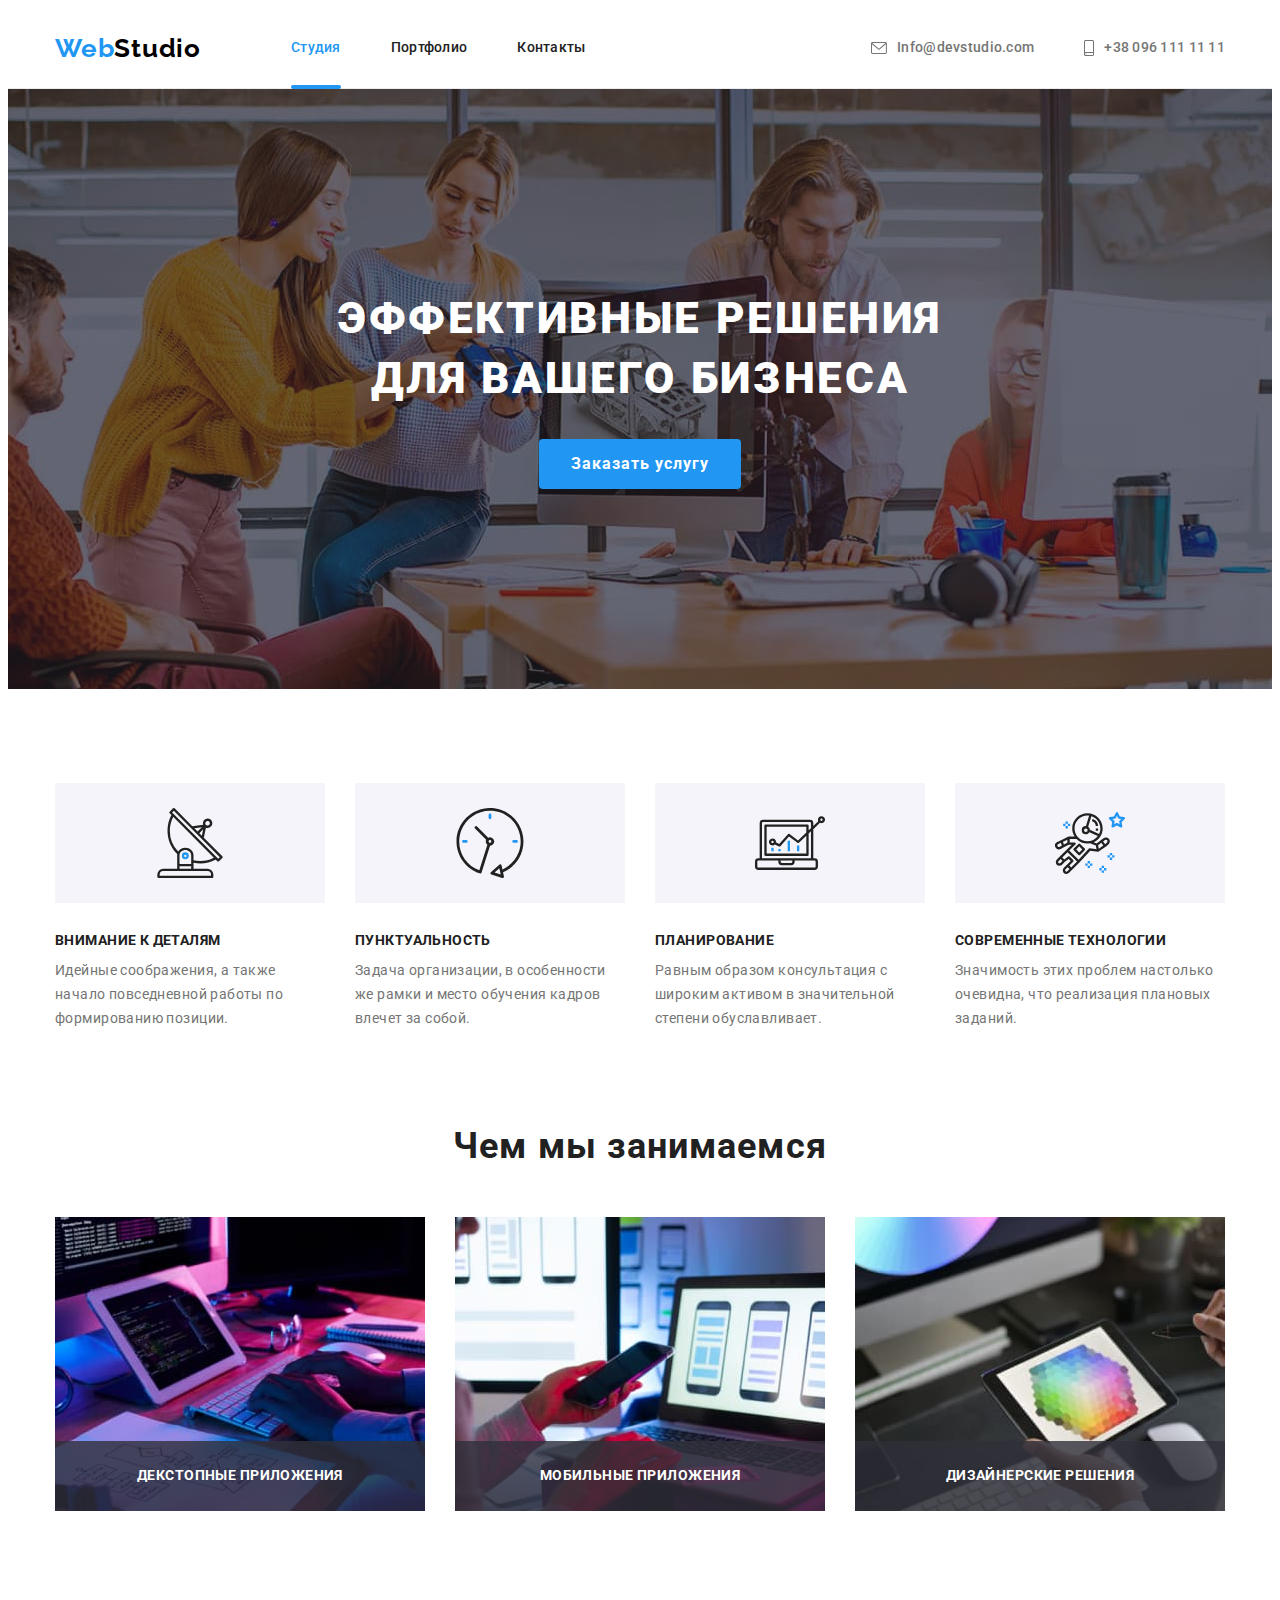
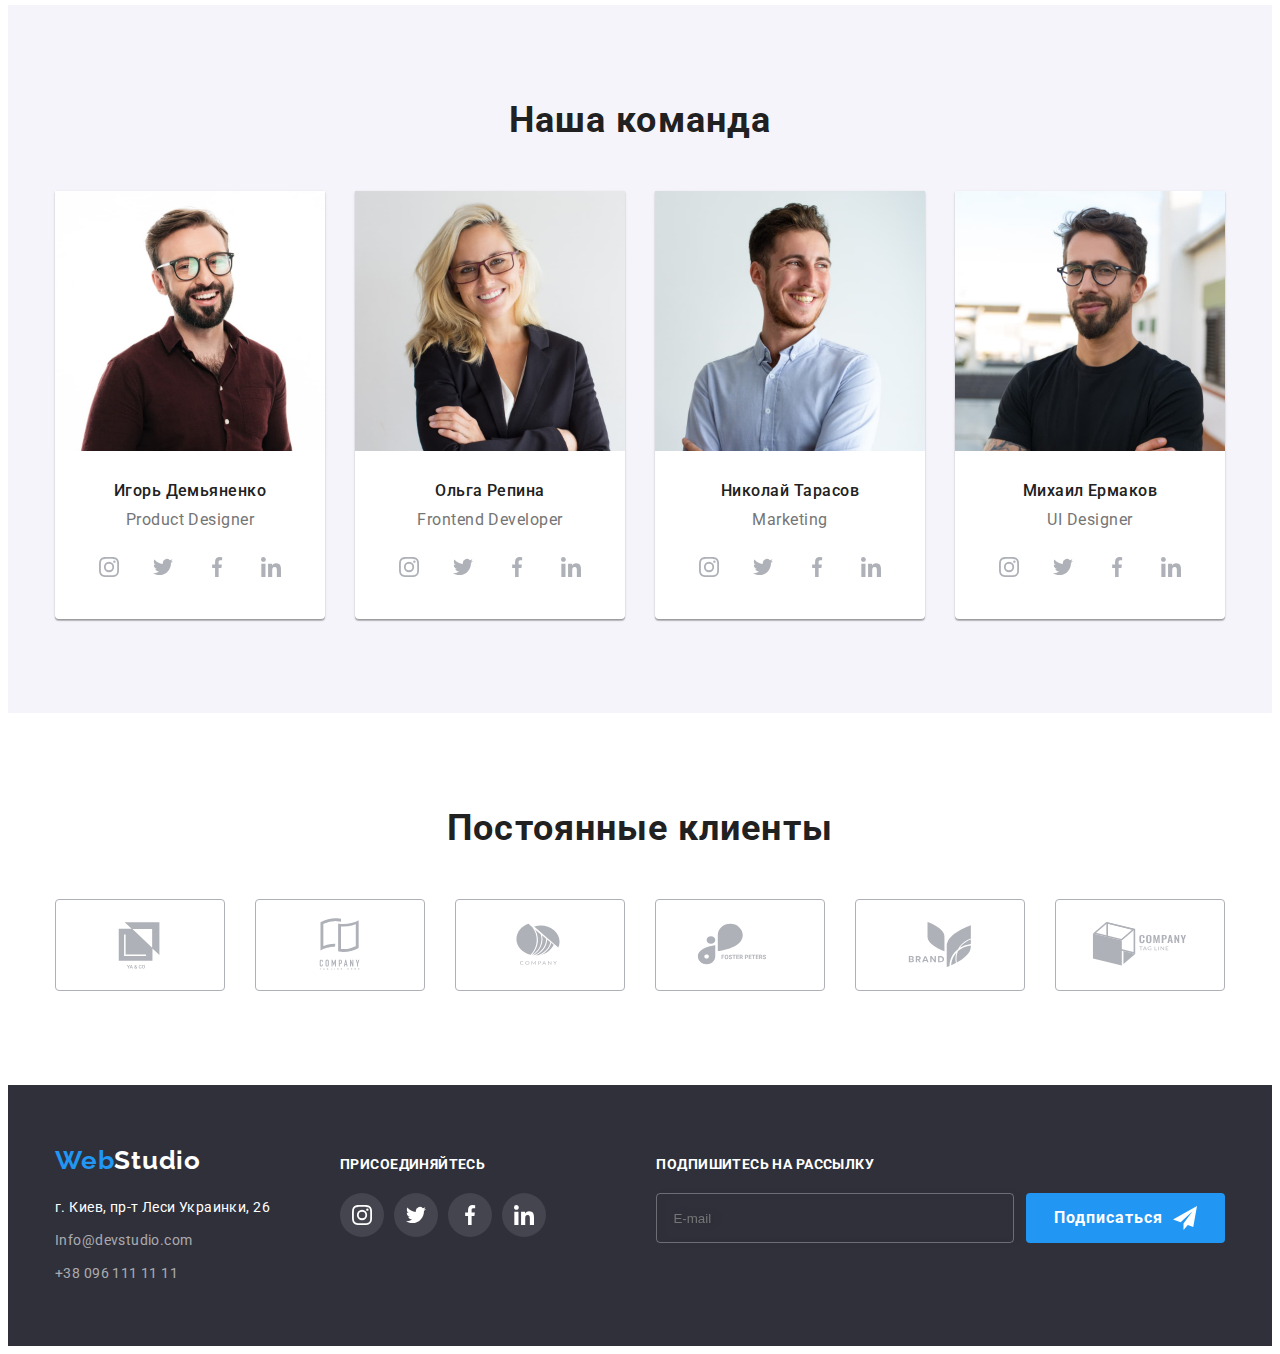
<file: index.html>
<!DOCTYPE html>
<html lang="ru">

<head>
    <meta charset="UTF-8">
    <meta http-equiv="X-UA-Compatible" content="IE=edge" />
    <meta name="viewport" content="width=device-width, initial-scale=1.0" />
    <title>Web Studio</title>
    <link rel="preconnect" href="https://fonts.googleapis.com" />
    <link rel="preconnect" href="https://fonts.gstatic.com" crossorigin />
    <link
        href="https://fonts.googleapis.com/css2?family=Raleway:wght@700&family=Roboto:wght@400;500;700;900&display=swap"
        rel="stylesheet" />
    <link rel="stylesheet" href="https://cdnjs.cloudflare.com/ajax/libs/modern-normalize/1.1.0/modern-normalize.min.css"
        integrity="sha512-wpPYUAdjBVSE4KJnH1VR1HeZfpl1ub8YT/NKx4PuQ5NmX2tKuGu6U/JRp5y+Y8XG2tV+wKQpNHVUX03MfMFn9Q=="
        crossorigin="anonymous" referrerpolicy="no-referrer" />

    <link rel="stylesheet" href="./css/main.min.css" />
</head>

<body>
    <!--Header-->
    <header class="header">
        <div class="header-container">
            <nav class="header-nav">
                <a href="" class="logo header-nav__logo"><span class="logo__span">Web</span>Studio</a>
                <ul class="header-list">
                    <li class="header-list__item">
                        <a class="header-list__link current" href="./index.html">Студия</a>
                    </li>
                    <li class="header-list__item">
                        <a class="header-list__link" href="./porfolio.html">Портфолио</a>
                    </li>
                    <li class="header-list__item">
                        <a class="header-list__link" href="">Контакты</a>
                    </li>
                </ul>
            </nav>

            <ul class="header-contakt header-container__contakt">
                <li class="header-contakt__item">
                    <a class="header-contakt__link" href="mailto:info@devstudio.com">
                        <svg class="header-svg" width="16px" height="12px">
                            <use href="./images/symbol-defs.svg#icon-envelope">
                            </use>
                        </svg>
                        Info@devstudio.com
                    </a>
                </li>
                <li class="header-contakt__item"><a class="header-contakt__link phone" href="tel:+380961111111">
                        <svg class="header-svg" width="10px" height="16px">
                            <use href="./images/symbol-defs.svg#icon-smartphone">
                            </use>
                        </svg>

                        +38 096 111 11 11</a></li>
            </ul>
        </div>
    </header>
    <!--Main-->
    <main class="main">
        <!--Heroy-->
        <section class="heroy">
            <div class="heroy-container">
                <h1 class="heroy__title">эффективные решения для вашего бизнеса</h1>
                <button data-modal-open class="main-button" type="button">Заказать услугу</button>
            </div>
        </section>
        <!--Zest-->
        <section class="zest">
            <div class="zest__contaainer">
                <h2 class="zest__title" hidden>описание изюминок студии</h2>
                <ul class="zest-list">
                    <li class="zest-list__item">
                        <div class="zest-list__icon">
                            <svg width="70px" height="70px">
                                <use href="./images/symbol-defs.svg#icon-antenna-1">
                                </use>
                            </svg>
                        </div>
                        <h3 class="zest__subtitle">внимание к деталям</h3>
                        <p class="zest__text">Идейные соображения, а также начало повседневной работы по формированию
                            позиции.
                        </p>
                    </li>
                    <li class="zest-list__item">
                        <div class="zest-list__icon">
                            <svg width="70px" height="70px">
                                <use href="./images/symbol-defs.svg#icon-clock-1">
                                </use>
                            </svg>
                        </div>
                        <h3 class="zest__subtitle">пунктуальность</h3>
                        <p class="zest__text">Задача организации, в особенности же рамки и место обучения кадров влечет
                            за
                            собой.</p>
                    </li>
                    <li class="zest-list__item">
                        <div class="zest-list__icon">
                            <svg width="70px" height="70px">
                                <use href="./images/symbol-defs.svg#icon-diagram-1">
                                </use>
                            </svg>
                        </div>
                        <h3 class="zest__subtitle">планирование</h3>
                        <p class="zest__text">Равным образом консультация с широким активом в значительной степени
                            обуславливает.</p>
                    </li>
                    <li class="zest-list__item">
                        <div class="zest-list__icon">
                            <svg width="70px" height="70px">
                                <use href="./images/symbol-defs.svg#icon-astronaut-1">
                                </use>
                            </svg>
                        </div>
                        <h3 class="zest__subtitle">современные технологии</h3>
                        <p class="zest__text">Значимость этих проблем настолько очевидна, что реализация плановых
                            заданий.
                        </p>
                    </li>
                </ul>
            </div>
        </section>
        <!--About-->
        <section class="about">
            <div class="about__container">
                <h2 class="about__title">Чем мы занимаемся</h2>
                <ul class="about-list">
                    <li class="about-list__item">
                        <div class="about-signature"><img src="./images/about-img-1.jpg" alt="разработка сайта"
                                width="370" height="294">
                            <p class="about-signature__text">ДЕКСТОПНЫЕ ПРИЛОЖЕНИЯ</p>
                        </div>
                    </li>
                    <li class="about-list__item">
                        <div class="about-signature"><img src="./images/about-img-2.jpg" alt="оптимизация для телефонов"
                                width="370" height="294">
                            <p class="about-signature__text">МОБИЛЬНЫЕ ПРИЛОЖЕНИЯ</p>
                        </div>
                    </li>
                    <li class="about-list__item">
                        <div class="about-signature"><img src="./images/about-img-3.jpg" alt="оптимизация для планшетов"
                                width="370" height="294">
                            <p class="about-signature__text">ДИЗАЙНЕРСКИЕ РЕШЕНИЯ</p>
                        </div>
                    </li>
                </ul>
            </div>
        </section>
        <!--Our team-->
        <section class="team">
            <div class="team__container">
                <h2 class="team__title">Наша команда</h2>
                <ul class="team-list">
                    <li class="team-list__item">
                        <img class="team-img" src="./images/team-img-1.jpg" alt="Игорь Демьяненко" width="270"
                            height="260">
                        <div class="team-name">
                            <h3 class="team-name__title">Игорь Демьяненко</h3>
                            <p class="team-name__text">Product Designer</p>
                            <ul class="soc-list">
                                <li class="soc-list__item">
                                    <a href="" class="soc-link">
                                        <svg class="svg-soc" width="20px" height="20px">
                                            <use href="./images/symbol-defs.svg#icon-instagram" class="svg-soc-icon">
                                            </use>
                                        </svg>
                                    </a>
                                </li>
                                <li class="soc-list__item">
                                    <a href="" class="soc-link">
                                        <svg class="svg-soc" width="20px" height="20px">
                                            <use href="./images/symbol-defs.svg#icon-twitter" class="svg-soc-icon">
                                            </use>
                                        </svg>
                                    </a>
                                </li>
                                <li class="soc-list__item">
                                    <a href="" class="soc-link">
                                        <svg class="svg-soc" width="20px" height="20px">
                                            <use href="./images/symbol-defs.svg#icon-facebook" class="svg-soc-icon">
                                            </use>
                                        </svg>
                                    </a>
                                </li>
                                <li class="soc-list__item">
                                    <a href="" class="soc-link">
                                        <svg class="svg-soc" width="20px" height="20px">
                                            <use href="./images/symbol-defs.svg#icon-linkedin" class="svg-soc-icon">
                                            </use>
                                        </svg>
                                    </a>
                                </li>
                            </ul>
                        </div>
                    </li>
                    <li class="team-list__item">
                        <img class="team-img" src="./images/team-img-2.jpg" alt="Ольга Репина" width="270" height="260">
                        <div class="team-name">
                            <h3 class="team-name__title">Ольга Репина</h3>
                            <p class="team-name__text">Frontend Developer</p>
                            <ul class="soc-list">
                                <li class="soc-list__item">
                                    <a href="" class="soc-link">
                                        <svg class="svg-soc" width="20px" height="20px">
                                            <use href="./images/symbol-defs.svg#icon-instagram" class="svg-soc-icon">
                                            </use>
                                        </svg>
                                    </a>
                                </li>
                                <li class="soc-list__item">
                                    <a href="" class="soc-link">
                                        <svg class="svg-soc" width="20px" height="20px">
                                            <use href="./images/symbol-defs.svg#icon-twitter" class="svg-soc-icon">
                                            </use>
                                        </svg>
                                    </a>
                                </li>
                                <li class="soc-list__item">
                                    <a href="" class="soc-link">
                                        <svg class="svg-soc" width="20px" height="20px">
                                            <use href="./images/symbol-defs.svg#icon-facebook" class="svg-soc-icon">
                                            </use>
                                        </svg>
                                    </a>
                                </li>
                                <li class="soc-list__item">
                                    <a href="" class="soc-link">
                                        <svg class="svg-soc" width="20px" height="20px">
                                            <use href="./images/symbol-defs.svg#icon-linkedin" class="svg-soc-icon">
                                            </use>
                                        </svg>
                                    </a>
                                </li>
                            </ul>
                        </div>
                    </li>
                    <li class="team-list__item">
                        <img class="team-img" src="./images/team-img-3.jpg" alt="Николай Тарасов" width="270"
                            height="260">
                        <div class="team-name">
                            <h3 class="team-name__title">Николай Тарасов</h3>
                            <p class="team-name__text">Marketing</p>
                            <ul class="soc-list">
                                <li class="soc-list__item">
                                    <a href="" class="soc-link">
                                        <svg class="svg-soc" width="20px" height="20px">
                                            <use href="./images/symbol-defs.svg#icon-instagram" class="svg-soc-icon">
                                            </use>
                                        </svg>
                                    </a>
                                </li>
                                <li class="soc-list__item">
                                    <a href="" class="soc-link">
                                        <svg class="svg-soc" width="20px" height="20px">
                                            <use href="./images/symbol-defs.svg#icon-twitter" class="svg-soc-icon">
                                            </use>
                                        </svg>
                                    </a>
                                </li>
                                <li class="soc-list__item">
                                    <a href="" class="soc-link">
                                        <svg class="svg-soc" width="20px" height="20px">
                                            <use href="./images/symbol-defs.svg#icon-facebook" class="svg-soc-icon">
                                            </use>
                                        </svg>
                                    </a>
                                </li>
                                <li class="soc-list__item">
                                    <a href="" class="soc-link">
                                        <svg class="svg-soc" width="20px" height="20px">
                                            <use href="./images/symbol-defs.svg#icon-linkedin" class="svg-soc-icon">
                                            </use>
                                        </svg>
                                    </a>
                                </li>
                            </ul>
                        </div>
                    </li>
                    <li class="team-list__item">
                        <img class="team-img" src="./images/team-img-4.jpg" alt="Михаил Ермаков" width="270"
                            height="260">
                        <div class="team-name">
                            <h3 class="team-name__title">Михаил Ермаков</h3>
                            <p class="team-name__text">UI Designer</p>
                            <ul class="soc-list">
                                <li class="soc-list__item">
                                    <a href="" class="soc-link">
                                        <svg class="svg-soc" width="20px" height="20px">
                                            <use href="./images/symbol-defs.svg#icon-instagram" class="svg-soc-icon">
                                            </use>
                                        </svg>
                                    </a>
                                </li>
                                <li class="soc-list__item">
                                    <a href="" class="soc-link">
                                        <svg class="svg-soc" width="20px" height="20px">
                                            <use href="./images/symbol-defs.svg#icon-twitter" class="svg-soc-icon">
                                            </use>
                                        </svg>
                                    </a>
                                </li>
                                <li class="soc-list__item">
                                    <a href="" class="soc-link">
                                        <svg class="svg-soc" width="20px" height="20px">
                                            <use href="./images/symbol-defs.svg#icon-facebook" class="svg-soc-icon">
                                            </use>
                                        </svg>
                                    </a>
                                </li>
                                <li class="soc-list__item">
                                    <a href="" class="soc-link">
                                        <svg class="svg-soc" width="20px" height="20px">
                                            <use href="./images/symbol-defs.svg#icon-linkedin" class="svg-soc-icon">
                                            </use>
                                        </svg>
                                    </a>
                                </li>
                            </ul>
                        </div>
                    </li>
                </ul>
            </div>
        </section>
        <!--Regular customers-->
        <section class="customers">
            <div class="cutomers__container">
                <h2 class="customers__title">Постоянные клиенты</h2>
                <ul class="customers-list">
                    <li class="customers-list__item">
                        <a href="" class="customers-list__link">
                            <svg class="customers-svg" width="106px" height="60px">
                                <use href="./images/symbol-defs.svg#icon-Logo-1">
                                </use>
                            </svg>
                        </a>
                    </li>
                    <li class="customers-list__item">
                        <a href="" class="customers-list__link">
                            <svg class="customers-svg" width="106px" height="60px">
                                <use href="./images/symbol-defs.svg#icon-Logo-2">
                                </use>
                            </svg>
                        </a>
                    </li>
                    <li class="customers-list__item">
                        <a href="" class="customers-list__link">
                            <svg class="customers-svg" width="106px" height="60px">
                                <use href="./images/symbol-defs.svg#icon-Logo-3">
                                </use>
                            </svg>
                        </a>
                    </li>
                    <li class="customers-list__item">
                        <a href="" class="customers-list__link">
                            <svg class="customers-svg" width="106px" height="60px">
                                <use href="./images/symbol-defs.svg#icon-Logo-4">
                                </use>
                            </svg>
                        </a>
                    </li>
                    <li class="customers-list__item">
                        <a href="" class="customers-list__link">
                            <svg class="customers-svg" width="106px" height="60px">
                                <use href="./images/symbol-defs.svg#icon-Logo-5">
                                </use>
                            </svg>
                        </a>
                    </li>
                    <li class="customers-list__item">
                        <a href="" class="customers-list__link">
                            <svg class="customers-svg" width="106px" height="60px">
                                <use href="./images/symbol-defs.svg#icon-Logo-6">
                                </use>
                            </svg>
                        </a>
                    </li>
                </ul>
            </div>
        </section>

    </main>
    <!--Footer-->
    <footer class="footer">
        <div class="footer__container">
            <div class="footer-contakt">
                <a href="" class="footer-logo"><span class="logo__span">Web</span>Studio</a>
                <address class="footer-contakt__address">
                    <ul class="footer-list">
                        <li class="footer-list__item"><a class="footer-link-adress link" href="">г. Киев, пр-т Леси
                                Украинки,
                                26</a>
                        </li>
                        <li class="footer-list__item"><a class="footer-link"
                                href="mailto:info@devstudio.com">Info@devstudio.com</a></li>
                        <li class="footer-list__item"><a class="footer-link" href="tel:+380961111111">+38 096 111 11
                                11</a>
                        </li>
                    </ul>
                </address>
            </div>
            <div class="footer-soc footer-soc__icon">
                <strong class="footer-strong">присоединяйтесь</strong>
                <ul class="footer-soclist">
                    <li class="footer-soclist__item">
                        <a href="" class="footer-soclist__link">
                            <svg class="svg-soc" width="20px" height="20px">
                                <use href="./images/symbol-defs.svg#icon-instagram" class="svg-soc-icon">
                                </use>
                            </svg>
                        </a>
                    </li>
                    <li class="footer-soclist__item">
                        <a href="" class="footer-soclist__link">
                            <svg class="svg-soc" width="20px" height="20px">
                                <use href="./images/symbol-defs.svg#icon-twitter" class="svg-soc-icon">
                                </use>
                            </svg>
                        </a>
                    </li>
                    <li class="footer-soclist__item">
                        <a href="" class="footer-soclist__link">
                            <svg class="svg-soc" width="20px" height="20px">
                                <use href="./images/symbol-defs.svg#icon-facebook" class="svg-soc-icon">
                                </use>
                            </svg>
                        </a>
                    </li>
                    <li class="footer-soclist__item">
                        <a href="" class="footer-soclist__link">
                            <svg class="svg-soc" width="20px" height="20px">
                                <use href="./images/symbol-defs.svg#icon-linkedin" class="svg-soc-icon">
                                </use>
                            </svg>
                        </a>
                    </li>
                </ul>
            </div>
            <div class="footer-subscribe footer-subscribe__container">
                <strong class="footer-strong">Подпишитесь на рассылку</strong>
                <form class="subscribe" action="#">
                    <div class="subscribe-email">
                        <label class="subscribe-label" for="email"></label>
                        <input type="email" name="email" id="email" placeholder="E-mail" class="subscribe-input" />
                        <button class="main-button main-button__subscribe" type="submit">
                            <span class="subscribe-btn-text">Подписаться</span>
                            <svg class="main-button__svg" width="24" height="24">
                                <use href="./images/symbol-defs.svg#icon-icon-send-1" class="svg-send">
                                </use>
                            </svg>
                        </button>
                    </div>
                </form>
            </div>
        </div>

    </footer>
        <!--Modal-->
    <div data-modal class="backdrop is-hidden">
        <div class="modal">
            <button data-modal-close class="close-button" type="button"><svg class="svg-modal" width="11px"
                    height="11px">
                    <use href="./images/symbol-defs.svg#icon-Vector-1"></use>
                </svg>
            </button>
            <form action="#" class="form-modal">
                <p class="modal__title">Оставьте свои данные, мы вам перезвоним</p>
                <div class="modal__form">
                    <label class="modal__label" for="user-name">Имя</label>
                    <span class="form-modal-spam">
                        <input class="form-modal-spam__input" type="text" name="user-name" id="user-name" />
                        <svg class="form-icon" width="18" height="18">
                            <use class="svg-modal" href="./images/symbol-defs.svg#icon-person-black-18dp-1-1">
                            </use>
                        </svg>
                    </span>
                </div>
                <div class="modal__form">
                    <label class="modal__label" for="tel">Телефон</label>
                    <span class="form-modal-spam">
                        <input class="form-modal-spam__input" type="tel" name="tel" id="tel" />
                        <svg class="form-icon" width="18" height="18">
                            <use class="svg-modal" href="./images/symbol-defs.svg#icon-phone-black-18dp-1-1">
                            </use>
                        </svg>
                    </span>
                </div>
                <div class="modal__form">
                    <label class="modal__label" for="user-mail">Почта</label>
                    <span class="form-modal-spam">
                        <input class="form-modal-spam__input" type="email" name="user-mail" id="user-mail" />
                        <svg class="form-icon" width="18" height="18">
                            <use class="svg-modal" href="./images/symbol-defs.svg#icon-email-black-18dp-1-1">
                            </use>
                        </svg>
                    </span>
                </div>
                <div class="modal__comment">
                    <label class="modal__label">Комментарий</label>
                    <textarea name="user-comments" id="user-comments" placeholder="Введите текст"
                        class="modal__text"></textarea>
                </div>
                <div class="checkbox">
                    <input class="modal-checkbox " type="checkbox" id="modal-checkbox" />
                    <label class="modal-checkbox__label" for="modal-checkbox">
                        <span class="modal-checkbox__link">
                            <svg class="check-icon" width="11" height="8">
                                <use class="svg-modal" href="./images/symbol-defs.svg#icon-icon-chek">
                                </use>
                            </svg>
                        </span>
                        Соглашаюсь с рассылкой и принимаю&#160;
                        <a class="check-link" href="">Условия договора</a>
                    </label>
                </div>
                <button class="modal-btn" type="submit">Отправить
                </button>
            </form>
        </div>
    </div>
    <script src="./js/modal.js"></script>


</body>

</html>
</file>
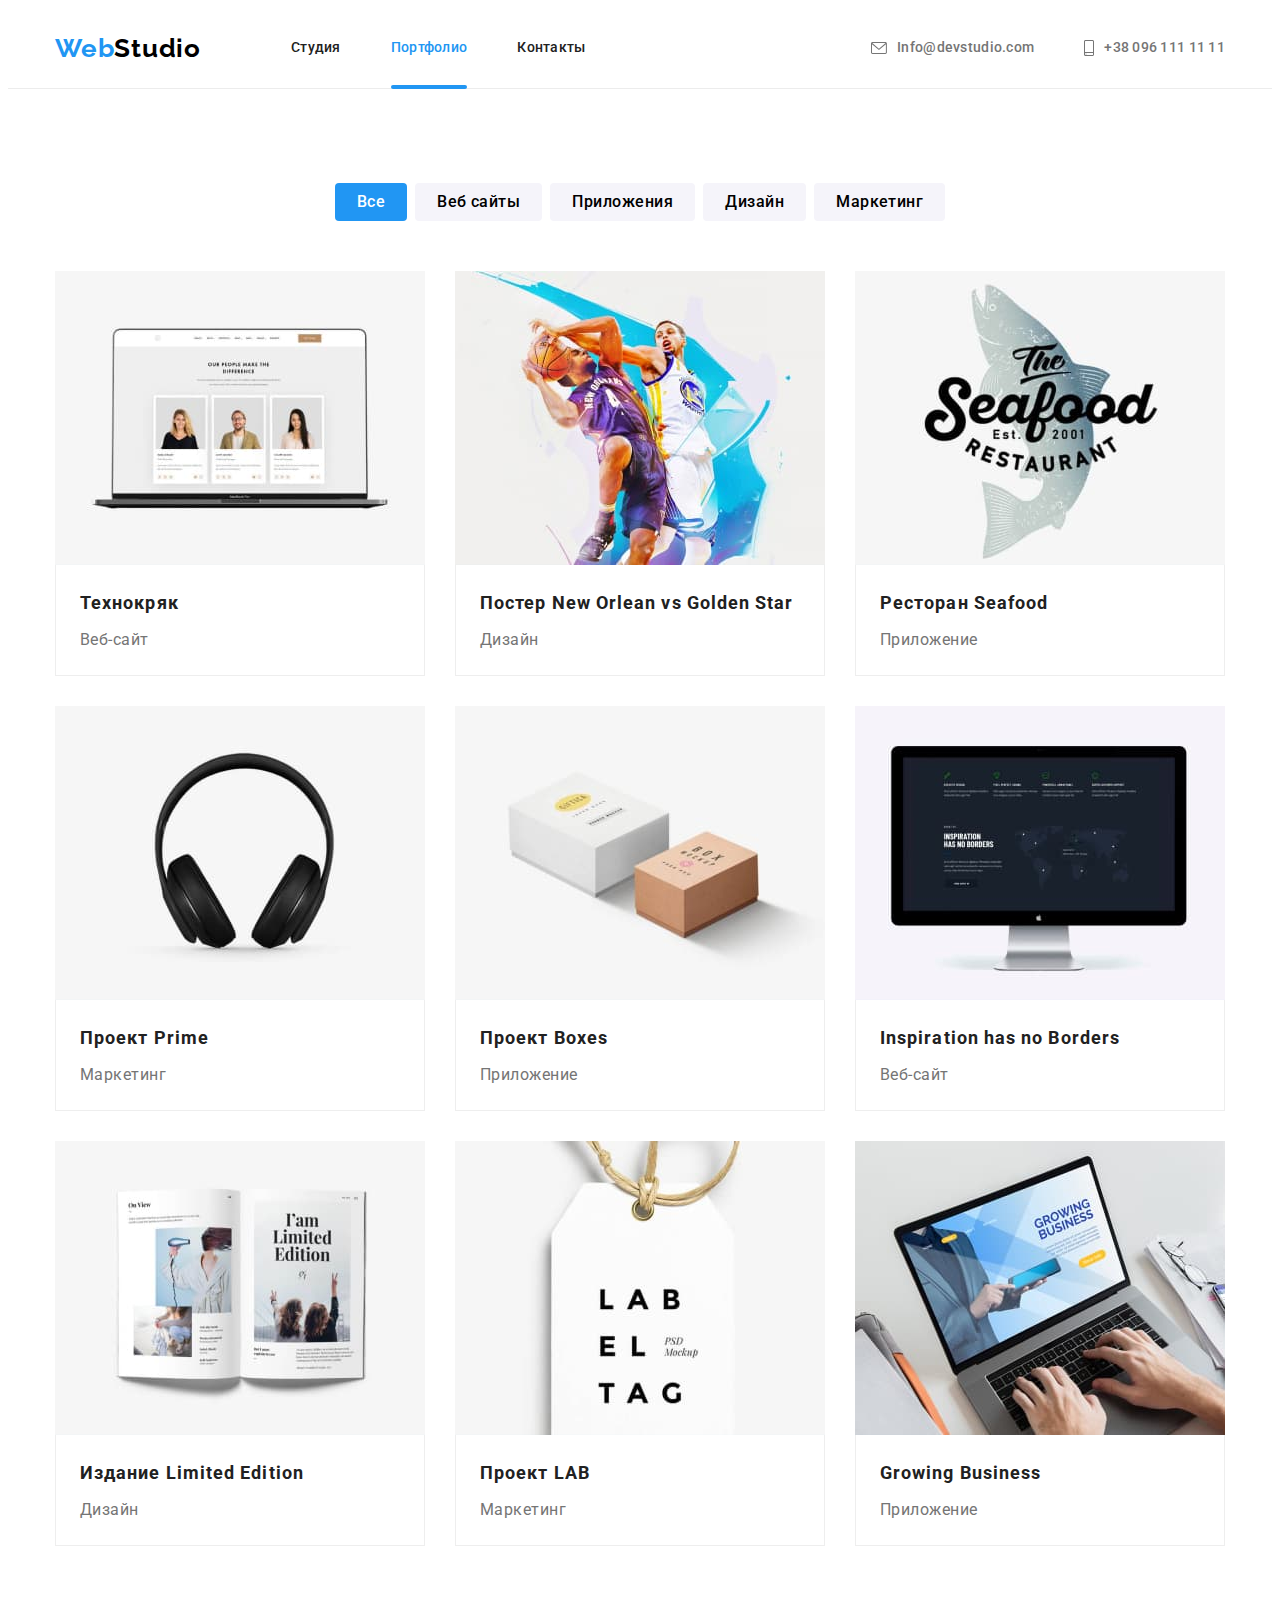
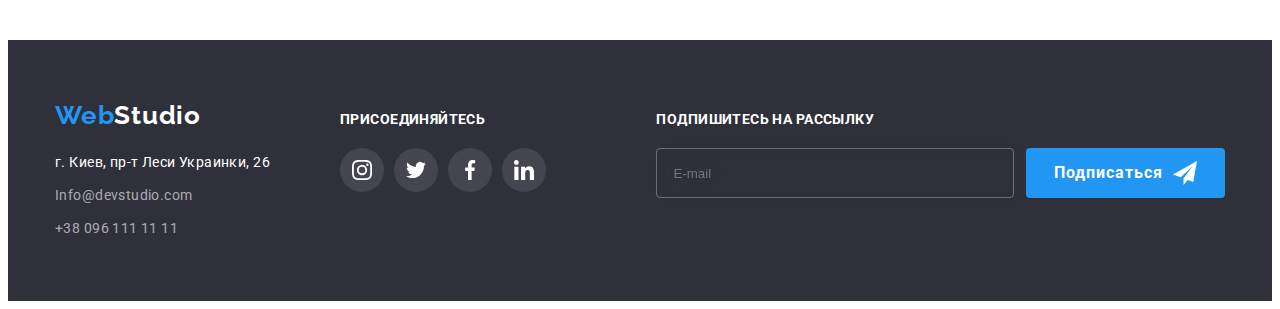
<file: porfolio.html>
<!DOCTYPE html>
<html lang="ru">

<head>
    <meta charset="UTF-8">
    <meta http-equiv="X-UA-Compatible" content="IE=edge" />
    <meta name="viewport" content="width=device-width, initial-scale=1.0" />
    <title>Portfolio</title>
    <link rel="preconnect" href="https://fonts.googleapis.com">
    <link rel="preconnect" href="https://fonts.gstatic.com" crossorigin>
    <link
        href="https://fonts.googleapis.com/css2?family=Raleway:wght@700;900&family=Roboto:wght@400;500;700&display=swap"
        rel="stylesheet">
    <link rel="stylesheet" href="https://cdnjs.cloudflare.com/ajax/libs/modern-normalize/1.1.0/modern-normalize.min.css"
        integrity="sha512-wpPYUAdjBVSE4KJnH1VR1HeZfpl1ub8YT/NKx4PuQ5NmX2tKuGu6U/JRp5y+Y8XG2tV+wKQpNHVUX03MfMFn9Q=="
        crossorigin="anonymous" referrerpolicy="no-referrer" />
    <link rel="stylesheet" href="./css/style.css" />
    <link rel="stylesheet" href="./css/main.min.css" />
</head>

<body>
    <!--Header-->
    <header class="header">
        <div class="header-container">
            <nav class="header-nav">
                <a href="" class="logo header-nav__logo"><span class="logo__span">Web</span>Studio</a>
                <ul class="header-list">
                    <li class="header-list__item">
                        <a class="header-list__link" href="./index.html">Студия</a>
                    </li>
                    <li class="header-list__item">
                        <a class="header-list__link current" href="./porfolio.html">Портфолио</a>
                    </li>
                    <li class="header-list__item">
                        <a class="header-list__link" href="">Контакты</a>
                    </li>
                </ul>
            </nav>

            <ul class="header-contakt header-container__contakt">
                <li class="header-contakt__item">
                    <a class="header-contakt__link" href="mailto:info@devstudio.com">
                        <svg class="header-svg" width="16px" height="12px">
                            <use href="./images/symbol-defs.svg#icon-envelope">
                            </use>
                        </svg>
                        Info@devstudio.com
                    </a>
                </li>
                <li class="header-contakt__item"><a class="header-contakt__link phone" href="tel:+380961111111">
                        <svg class="header-svg" width="10px" height="16px">
                            <use href="./images/symbol-defs.svg#icon-smartphone">
                            </use>
                        </svg>

                        +38 096 111 11 11</a></li>
            </ul>
        </div>
    </header>
    <!--Main-->
    <main>
        <!--Portfolio-->
        <section class="portfolio">
            <div class="portfolio__container">
                <h1 class="portfolio__hidden" hidden>Портфолио</h1>
                <ul class="portfolio-group portfolio-group__list">
                    <li class="portfolio-group__item">
                        <button class="portfolio-bt pcurrent" type="button">Все</button>
                    </li>
                    <li class="portfolio-group__item">
                        <button class="portfolio-bt" type="button">Веб сайты</button>
                    </li>
                    <li class="portfolio-group__item">
                        <button class="portfolio-bt" type="button">Приложения</button>
                    </li>
                    <li class="portfolio-group__item">
                        <button class="portfolio-bt" type="button">Дизайн</button>
                    </li>
                    <li class="portfolio-group__item">
                        <button class="portfolio-bt" type="button">Маркетинг</button>
                    </li>
                </ul>
                <ul class="portfolio-list">
                    <li class="portfolio-list__item">
                        <a href="" class="portfolio-list__link">
                            <div class="portfolio-overlay">
                                <img class="portfolio-img" src="./images/portfolio-all-1.jpg" alt="Технокряк"
                                    width="370" height="294">
                                <div class="portfolio-overlay-text">
                                    <p class="portfolio-overlay-text__text">Технокряк это современная площадка
                                        распространения
                                        коронавируса. Компании используют эту платформу для цифрового
                                        шпионажа и атак на защищённые сервера конкурентов.</p>
                                </div>
                            </div>
                            <div class="signature">
                                <h2 class="portfolio-title-two">Технокряк</h2>
                                <p class="portfolio-p">Веб-сайт</p>
                            </div>
                        </a>
                    </li>
                    <li class="portfolio-list__item">
                        <a href="" class="portfolio-list__link">
                            <div class="portfolio-overlay">
                                <img class="portfolio-img" src="./images/portfolio-all-2.jpg"
                                    alt="Постер New Orlean vs Golden Star" width="370" height="294">
                                <div class="portfolio-overlay-text">
                                    <p class="portfolio-overlay-text__text">Технокряк это современная площадка
                                        распространения
                                        коронавируса. Компании используют эту
                                        платформу для цифрового
                                        шпионажа и атак на защищённые сервера конкурентов.</p>
                                </div>
                            </div>
                            <div class="signature">
                                <h2 class="portfolio-title-two">Постер New Orlean vs Golden Star</h2>
                                <p class="portfolio-p">Дизайн</p>
                            </div>
                        </a>
                    </li>
                    <li class="portfolio-list__item">
                        <a href="" class="portfolio-list__link">
                            <div class="portfolio-overlay">
                                <img class="portfolio-img" src="./images/portfolio-all-3.jpg" alt="Ресторан Seafood"
                                    width="370" height="294">
                                <div class="portfolio-overlay-text">
                                    <p class="portfolio-overlay-text__text">Технокряк это современная площадка
                                        распространения
                                        коронавируса. Компании используют эту
                                        платформу для цифрового
                                        шпионажа и атак на защищённые сервера конкурентов.</p>
                                </div>
                            </div>
                            <div class="signature">
                                <h2 class="portfolio-title-two">Ресторан Seafood</h2>
                                <p class="portfolio-p">Приложение</p>
                            </div>
                        </a>
                    </li>
                    <li class="portfolio-list__item">
                        <a href="" class="portfolio-list__link">
                            <div class="portfolio-overlay">
                                <img class="portfolio-img" src="./images/portfolio-all-4.jpg" alt="Проект Prime"
                                    width="370" height="294">
                                <div class="portfolio-overlay-text">
                                    <p class="portfolio-overlay-text__text">Технокряк это современная площадка
                                        распространения
                                        коронавируса. Компании используют эту
                                        платформу для цифрового
                                        шпионажа и атак на защищённые сервера конкурентов.</p>
                                </div>
                            </div>
                            <div class="signature">
                                <h2 class="portfolio-title-two">Проект Prime</h2>
                                <p class="portfolio-p">Маркетинг</p>
                            </div>
                        </a>
                    </li>
                    <li class="portfolio-list__item">
                        <a href="" class="portfolio-list__link">
                            <div class="portfolio-overlay">
                                <img class="portfolio-img" src="./images/portfolio-all-5.jpg" alt="Проект Boxes"
                                    width="370" height="294">
                                <div class="portfolio-overlay-text">
                                    <p class="portfolio-overlay-text__text">Технокряк это современная площадка
                                        распространения
                                        коронавируса. Компании используют эту
                                        платформу для цифрового
                                        шпионажа и атак на защищённые сервера конкурентов.</p>
                                </div>
                            </div>
                            <div class="signature">
                                <h2 class="portfolio-title-two">Проект Boxes</h2>
                                <p class="portfolio-p">Приложение</p>
                            </div>
                        </a>
                    </li>
                    <li class="portfolio-list__item">
                        <a href="" class="portfolio-list__link">
                            <div class="portfolio-overlay">
                                <img class="portfolio-img" src="./images/portfolio-all-6.jpg"
                                    alt="Inspiration has no Borders" width="370" height="294">
                                <div class="portfolio-overlay-text">
                                    <p class="portfolio-overlay-text__text">Технокряк это современная площадка
                                        распространения
                                        коронавируса. Компании используют эту
                                        платформу для цифрового
                                        шпионажа и атак на защищённые сервера конкурентов.</p>
                                </div>
                            </div>
                            <div class="signature">
                                <h2 class="portfolio-title-two">Inspiration has no Borders</h2>
                                <p class="portfolio-p">Веб-сайт</p>
                            </div>
                        </a>
                    </li>
                    <li class="portfolio-list__item">
                        <a href="" class="portfolio-list__link">
                            <div class="portfolio-overlay">
                                <img class="portfolio-img" src="./images/portfolio-all-7.jpg"
                                    alt="Издание Limited Edition" width="370" height="294">
                                <div class="portfolio-overlay-text">
                                    <p class="portfolio-overlay-text__text">Технокряк это современная площадка
                                        распространения
                                        коронавируса. Компании используют эту
                                        платформу для цифрового
                                        шпионажа и атак на защищённые сервера конкурентов.</p>
                                </div>
                            </div>
                            <div class="signature">
                                <h2 class="portfolio-title-two">Издание Limited Edition</h2>
                                <p class="portfolio-p">Дизайн</p>
                            </div>
                        </a>
                    </li>
                    <li class="portfolio-list__item">
                        <a href="" class="portfolio-list__link">
                            <div class="portfolio-overlay">
                                <img class="portfolio-img" src="./images/portfolio-all-8.jpg" alt="Проект LAB"
                                    width="370" height="294">
                                <div class="portfolio-overlay-text">
                                    <p class="portfolio-overlay-text__text">Технокряк это современная площадка
                                        распространения
                                        коронавируса. Компании используют эту
                                        платформу для цифрового
                                        шпионажа и атак на защищённые сервера конкурентов.</p>
                                </div>
                            </div>
                            <div class="signature">
                                <h2 class="portfolio-title-two">Проект LAB</h2>
                                <p class="portfolio-p">Маркетинг</p>
                            </div>
                        </a>
                    </li>
                    <li class="portfolio-list__item">
                        <a href="" class="portfolio-list__link">
                            <div class="portfolio-overlay">
                                <img class="portfolio-img" src="./images/portfolio-all-9.jpg" alt="Growing Business"
                                    width="370" height="294">
                                <div class="portfolio-overlay-text">
                                    <p class="portfolio-overlay-text__text">Технокряк это современная площадка
                                        распространения
                                        коронавируса. Компании используют эту
                                        платформу для цифрового
                                        шпионажа и атак на защищённые сервера конкурентов.</p>
                                </div>
                            </div>
                            <div class="signature">
                                <h2 class="portfolio-title-two">Growing Business</h2>
                                <p class="portfolio-p">Приложение</p>
                            </div>
                        </a>
                    </li>

                </ul>
            </div>
        </section>
    </main>

    <!--Footer-->
    <footer class="footer">
        <div class="footer__container">
            <div class="footer-contakt">
                <a href="" class="footer-logo"><span class="logo__span">Web</span>Studio</a>
                <address class="footer-contakt__address">
                    <ul class="footer-list">
                        <li class="footer-list__item"><a class="footer-link-adress link" href="">г. Киев, пр-т Леси
                                Украинки,
                                26</a>
                        </li>
                        <li class="footer-list__item"><a class="footer-link"
                                href="mailto:info@devstudio.com">Info@devstudio.com</a></li>
                        <li class="footer-list__item"><a class="footer-link" href="tel:+380961111111">+38 096 111 11
                                11</a>
                        </li>
                    </ul>
                </address>
            </div>
            <div class="footer-soc footer-soc__icon">
                <strong class="footer-strong">присоединяйтесь</strong>
                <ul class="footer-soclist">
                    <li class="footer-soclist__item">
                        <a href="" class="footer-soclist__link">
                            <svg class="svg-soc" width="20px" height="20px">
                                <use href="./images/symbol-defs.svg#icon-instagram" class="svg-soc-icon">
                                </use>
                            </svg>
                        </a>
                    </li>
                    <li class="footer-soclist__item">
                        <a href="" class="footer-soclist__link">
                            <svg class="svg-soc" width="20px" height="20px">
                                <use href="./images/symbol-defs.svg#icon-twitter" class="svg-soc-icon">
                                </use>
                            </svg>
                        </a>
                    </li>
                    <li class="footer-soclist__item">
                        <a href="" class="footer-soclist__link">
                            <svg class="svg-soc" width="20px" height="20px">
                                <use href="./images/symbol-defs.svg#icon-facebook" class="svg-soc-icon">
                                </use>
                            </svg>
                        </a>
                    </li>
                    <li class="footer-soclist__item">
                        <a href="" class="footer-soclist__link">
                            <svg class="svg-soc" width="20px" height="20px">
                                <use href="./images/symbol-defs.svg#icon-linkedin" class="svg-soc-icon">
                                </use>
                            </svg>
                        </a>
                    </li>
                </ul>
            </div>
            <div class="footer-subscribe footer-subscribe__container">
                <strong class="footer-strong">Подпишитесь на рассылку</strong>
                <form class="subscribe" action="#">
                    <div class="subscribe-email">
                        <label class="subscribe-label" for="email"></label>
                        <input type="email" name="email" id="email" placeholder="E-mail" class="subscribe-input" />
                        <button class="main-button main-button__subscribe" type="submit">
                            <span class="subscribe-btn-text">Подписаться</span>
                            <svg class="main-button__svg" width="24" height="24">
                                <use href="./images/symbol-defs.svg#icon-icon-send-1" class="svg-send">
                                </use>
                            </svg>
                        </button>
                    </div>
                </form>
            </div>
        </div>

    </footer>

</body>

</html>
</file>
<file: css/style.css>
/*-----------Header--------------*/


/*-----------Main---------------*/
/*-----------Heroy--------------*/

/*-----------Zest---------------*/

/*------------About--------------*/



/*------------Our team-------------*/

/*------------Regular customers---------------*/


/*------------Portfolio-------------*/


/*-----------Footer-------------*/

/*-----------Backdrop-------------*/
</file>
<file: css/main.min.css>
p,h1,h2,h3,h4,h5,h6{margin:0}*,::after,::before{box-sizing:border-box}ul{margin:0;padding-left:0}img{display:block;max-width:100%;height:auto}body{font-family:"Roboto", sans-serif;color:var(--title-secondary-color);background-color:var(--lite-text-color);letter-spacing:0.03em}.list,.header-list,.header-contakt,.zest-list,.about-list,.team-list,.soc-list,.customers-list,.portfolio-group,.portfolio-list,.footer-list,.footer-soclist{list-style:none;margin:0;padding:0}.link,.soc-link,.logo,.header-list__link,.header-contakt__link,.customers-list__link,.portfolio-list__link,.footer-link,.footer-logo,.footer-soclist__link{text-decoration:none;transition-property:color;transition-duration:250ms;transition-timing-function:cubic-bezier(0.4, 0, 0.2, 1)}.link:hover,.soc-link:hover,.logo:hover,.header-list__link:hover,.header-contakt__link:hover,.customers-list__link:hover,.portfolio-list__link:hover,.footer-link:hover,.footer-logo:hover,.footer-soclist__link:hover,.link:focus,.soc-link:focus,.logo:focus,.header-list__link:focus,.header-contakt__link:focus,.customers-list__link:focus,.portfolio-list__link:focus,.footer-link:focus,.footer-logo:focus,.footer-soclist__link:focus{color:var(--accent-color)}:root{--title-secondary-color: #212121;--primary-text-color: #757575;--accent-color: #2196F3;--lite-text-color: #ffffff;--logo-color: #000000;--background-section: #F5F4FA;--section-color: #2F303A;--border-color: #EEEEEE;--icon-color: #AFB1B8;--backround-about: rgba(47, 48, 58, 0.8);--background-overwlof: rgba(33, 150, 243, 0.9);--backdrop: rgba(0, 0, 0, 0.2);--border-modal-button: rgba(0, 0, 0, 0.1);--footer-border: rgba(255, 255, 255, 0.3);--subscribe-text: rgba(255, 255, 255, 0.6);--border-modal-form: rgba(33, 33, 33, 0.2);--comments-text: rgba(117, 117, 117, 0.5)}.visually-hidden,.modal-checkbox{position:absolute;width:1px;height:1px;margin:-1px;padding:0;overflow:hidden;border:0;clip:rect(0 0 0 0)}.section,.zest,.about,.team,.customers,.portfolio{padding-top:94px;padding-bottom:94px}.container,.header-container,.heroy-container,.zest__contaainer,.about__container,.team__container,.cutomers__container,.portfolio__container,.footer__container{width:1200px;margin:0 auto;padding-left:15px;padding-right:15px}.bt,.main-button,.modal-btn,.portfolio-bt,.close-button{cursor:pointer}.main-button,.modal-btn{display:block;margin:0 auto;padding:10px 32px;background-color:var(--accent-color);font-family:Roboto;font-weight:700;font-size:16px;line-height:1.88;display:flex;align-items:center;text-align:center;letter-spacing:0.06em;color:var(--lite-text-color);border:0;border-radius:4px;transition-property:box-shadow;transition-duration:250ms;transition-timing-function:cubic-bezier(0.4, 0, 0.2, 1)}.main-button:focus,.modal-btn:focus,.main-button:hover,.modal-btn:hover{box-shadow:0px 4px 4px rgba(0,0,0,0.15);border-radius:4px}.modal-btn{display:block;width:200px;height:50px;padding:10px 55px}.overlay,.heroy{height:600px;max-width:1600px;margin-left:auto;margin-right:auto;background-image:linear-gradient(to right, rgba(47,48,58,0.4), rgba(47,48,58,0.4)),url(../images/header-background.jpg);background-size:cover;background-repeat:no-repeat;background-position:center}.soc-link{display:flex;width:100%;height:100%;border-radius:50%;color:var(--icon-color);align-items:center;justify-content:center;transition-property:color, background-color;transition-duration:250ms;transition-timing-function:cubic-bezier(0.4, 0, 0.2, 1)}.soc-link:focus,.soc-link:hover{background-color:var(--accent-color);color:var(--lite-text-color)}.backdrop{position:fixed;top:0;left:0;width:100%;height:100%;background-color:var(--backdrop);transition-property:opacity, visibility, pointer-events;transition-duration:250ms;transition-timing-function:cubic-bezier(0.4, 0, 0.2, 1)}.backdrop.is-hidden{opacity:0;visibility:hidden;pointer-events:none}.backdrop.is-hidden .modal{transform:translate(-50%, -50%) scale(2)}.header{border-bottom-width:1px;border-bottom-style:solid;border-bottom-color:#ECECEC}.header-container{display:flex;align-items:center}.header-nav{display:flex;padding:0;align-items:center}.logo{padding-top:24px;padding-bottom:24px;font-family:"Raleway", sans-serif;font-size:26px;font-weight:700;line-height:1.19;letter-spacing:0.03em;color:var(--logo-color)}.header-nav__logo{margin-right:90px}.logo__span{color:var(--accent-color)}.header-list{display:flex}.header-list__item:not(:last-child){margin-right:50px}.header-list__link{display:block;padding-top:32px;padding-bottom:32px;font-size:14px;font-weight:500;line-height:1.14;letter-spacing:0.02em;color:var(--title-secondary-color);position:relative}.current{color:var(--accent-color)}.current::after{content:"";display:block;position:absolute;bottom:-1px;width:100%;height:4px;border-radius:2px;background-color:var(--accent-color)}.header-link-accent{color:var(--accent-color)}.header-contakt{display:flex;align-items:center}.header-container__contakt{margin-left:auto}.header-contakt__item:not(:last-child){margin-right:50px}.header-contakt__link{display:flex;align-items:center;padding-top:32px;padding-bottom:32px;font-size:14px;font-weight:500;line-height:1.14;letter-spacing:0.02em;color:var(--primary-text-color);transition-property:color;transition-duration:250ms;transition-timing-function:cubic-bezier(0.4, 0, 0.2, 1)}.header-svg{fill:currentColor;margin-right:10px}.header-link-contakt:hover .header-svg{fill:var(--accent-color)}.heroy{background-color:var(--section-color);padding:200px 0}.heroy-container{margin:0 auto}.heroy__title{width:696px;margin:0 auto;margin-bottom:30px;text-align:center;font-size:44px;font-weight:900;line-height:1.36;letter-spacing:0.06em;text-transform:uppercase;color:var(--lite-text-color)}.zest__contaainer{display:block;text-align:center;margin:0 auto}.zest__title{position:absolute;width:1px;height:1px;margin:-1px;padding:0;overflow:hidden;border:0;clip:rect(0 0 0 0)}.zest-list{display:flex;margin-right:-30px}.zest-list__item{flex-basis:calc(100% / 4 - 30px);margin-right:30px}.zest-list__icon{display:flex;height:120px;background-color:var(--background-section);align-items:center;justify-content:center;margin-bottom:30px}.zest__subtitle{text-align:left;font-size:14px;font-weight:700;line-height:1.14;letter-spacing:0.03em;text-transform:uppercase;margin-bottom:10px}.zest__text{text-align:left;font-size:14px;line-height:1.71;letter-spacing:0.03em;color:var(--primary-text-color);padding:0}.about{padding-top:0}.about__container{text-align:center;margin:0 auto}.about__title,.team__title,.customers__title{display:block;margin-bottom:50px;font-size:36px;font-weight:700;line-height:1.17;text-align:center;letter-spacing:0.03em}.about-list{display:flex}.about-list__item:not(:last-child){margin-right:30px}.about-signature{display:flex;position:relative}.about-signature__text{display:flex;background-color:var(--backround-about);width:100%;height:70px;justify-content:center;align-items:center;font-size:14px;font-weight:700;line-height:1.14;text-align:center;letter-spacing:0.03em;text-transform:uppercase;color:var(--lite-text-color);position:absolute;left:0;bottom:0}.team{background-color:var(--background-section)}.team__container{display:block}.team-list{display:flex;margin-right:-30px}.team-list__item{flex-basis:calc(100% / 4 - 30px);margin-right:30px;background-color:var(--lite-text-color);box-shadow:0px 1px 3px rgba(0,0,0,0.12),0px 1px 1px rgba(0,0,0,0.14),0px 2px 1px rgba(0,0,0,0.2);border-radius:0px 0px 4px 4px}.team-name{padding:30px 32px}.team-name__title{margin-bottom:10px;font-size:16px;font-weight:500;line-height:1.19;text-align:center;letter-spacing:0.03em}.team-name__text{font-size:16px;line-height:1.19;text-align:center;letter-spacing:0.03em;color:var(--primary-text-color);margin-bottom:16px}.soc-list{display:flex;align-items:center;justify-content:center}.soc-list__item{margin-right:10px;width:44px;height:44px}.soc-list__item:nth-child(4){margin-right:0}.svg-soc{display:flex;fill:currentColor;transition-property:fill;transition-duration:250ms;transition-timing-function:cubic-bezier(0.4, 0, 0.2, 1)}.svg-soc:focus,.svg-soc:hover{fill:var(--lite-text-color)}.cutomers__container{display:block;text-align:center}.customers-list{display:flex;align-items:center;justify-content:center;margin-right:-30px}.customers-list__item{flex-basis:calc(100% / 6 - 30px);margin-right:30px;width:170px;height:92px}.customers-list__link{display:flex;width:100%;height:100%;color:var(--icon-color);border:1px solid var(--icon-color);border-radius:4px;align-items:center;justify-content:center;transition-property:border, color;transition-duration:250ms;transition-timing-function:cubic-bezier(0.4, 0, 0.2, 1)}.customers-list__link:hover,.customers-list__link:focus{border:1px solid var(--accent-color);fill:currentColor}.customers-svg{display:flex;fill:currentColor}.portfolio__hidden{position:absolute;width:1px;height:1px;margin:-1px;padding:0;overflow:hidden;border:0;clip:rect(0 0 0 0)}.portfolio-group{display:flex;align-items:center;justify-content:center}.portfolio-group__list{margin-bottom:50px}.portfolio-group__item:not(:last-child){margin-right:8px}.portfolio-bt{display:block;margin:0 auto;padding:6px 22px;font-family:Roboto;font-size:16px;font-weight:500;line-height:1.63;text-align:center;letter-spacing:0.03em;background-color:var(--background-section);border:0;border-radius:4px;transition-property:color, background-color, box-shadow;transition-duration:250ms;transition-timing-function:cubic-bezier(0.4, 0, 0.2, 1)}.portfolio-bt:hover,.portfolio-bt:focus{color:var(--lite-text-color);background-color:var(--accent-color);box-shadow:2px 0px 2px rgba(0,0,0,0.12),2px 0px 1px rgba(0,0,0,0.08),1px 0px 3px rgba(0,0,0,0.1);border-radius:0px 0px 4px 4px}.pcurrent{background-color:var(--accent-color);color:var(--lite-text-color);border:0;border-radius:4px}.portfolio-list{display:flex;flex-wrap:wrap;margin-right:-30px;margin-bottom:-30px}.portfolio-list__item{flex-basis:calc(100% / 3 - 30px);margin-right:30px;margin-bottom:30px;background-color:var(--lite-text-color)}.portfolio-list__link{transition-property:box-shadow;transition-duration:250ms;transition-timing-function:cubic-bezier(0.4, 0, 0.2, 1)}.portfolio-list__link:hover,.portfolio-list__link:focus{display:block;box-shadow:6px 1px 4px rgba(0,0,0,0.16),4px 0px 4px rgba(0,0,0,0.06),1px 0px 1px rgba(0,0,0,0.12);border-radius:0px 0px 4px 4px}.signature{padding:20px 24px;border-right:1px solid var(--border-color);border-left:1px solid var(--border-color);border-bottom:1px solid var(--border-color)}.portfolio-title-two{font-weight:700;font-size:18px;line-height:2;letter-spacing:0.06em;text-align:left;margin-bottom:4px;color:var(--title-secondary-color)}.portfolio-p{font-size:16px;line-height:1.88;letter-spacing:0.03em;text-align:left;color:var(--primary-text-color)}.portfolio-overlay{position:relative;overflow:hidden}.portfolio-overlay-text{display:flex;position:absolute;top:0;left:0;transform:translateY(100%);transition-property:transform;transition-duration:250ms;transition-timing-function:cubic-bezier(0.4, 0, 0.2, 1);background-color:var(--background-overwlof);height:100%;width:100%;align-items:center}.portfolio-list__link:hover .portfolio-overlay-text,.portfolio-list__link:focus .portfolio-overlay-text{transform:translateY(0)}.portfolio-overlay-text__text{font-weight:400;font-size:18px;line-height:1.55;letter-spacing:0.03em;color:var(--lite-text-color);padding:0 24px}.footer{padding-top:60px;padding-bottom:60px;background-color:var(--section-color)}.footer__container{display:flex;align-items:baseline}.footer-contakt__address{margin-top:20px}.footer-link-adress{font-style:normal;font-size:14px;line-height:1.71;letter-spacing:0.03em;color:var(--lite-text-color)}.footer-link{font-style:normal;font-size:14px;line-height:1.71;letter-spacing:0.03em;color:rgba(255,255,255,0.6)}.footer-logo{width:145px;font-family:"Raleway", sans-serif;font-size:26px;font-weight:700;line-height:1.19;letter-spacing:0.03em;color:var(--lite-text-color)}.footer-list__item:not(:last-child){margin-bottom:9px}.footer-soc{text-align:left}.footer-soc__icon{margin-left:70px}.footer-strong{display:block;font-size:14px;font-weight:700;line-height:1.14;letter-spacing:0.03em;text-transform:uppercase;color:var(--lite-text-color);margin-bottom:20px}.footer-soclist{display:flex}.footer-soclist__item{margin-right:10px;width:44px;height:44px}.footer-soclist__item:last-child{margin-right:0}.footer-soclist__link{display:flex;width:100%;height:100%;border-radius:50%;color:var(--lite-text-color);background-color:rgba(255,255,255,0.1);align-items:center;justify-content:center;transition-property:bacground-color, color;transition-duration:250ms;transition-timing-function:cubic-bezier(0.4, 0, 0.2, 1)}.footer-soclist__link:focus,.footer-soclist__link:hover{background-color:var(--accent-color);color:var(--lite-text-color)}.footer-subscribe__container{margin-left:auto}.subscribe-email{display:flex;justify-content:left}.subscribe-input{width:358px;height:50px;background-color:transparent;outline:none;border:1px solid var(--footer-border);border-radius:4px;padding:15px 0;padding-left:16px;color:var(--subscribe-text);filter:drop-shadow(4px 0px 4px rgba(0,0,0,0.15));transition-property:border;transition-duration:250ms;transition-timing-function:cubic-bezier(0.4, 0, 0.2, 1)}.subscribe-input:focus{border:1px solid var(--accent-color)}.main-button__subscribe{margin-left:12px;padding:10px 28px}.main-button__svg{display:flex;margin-left:10px;fill:currentColor}.modal{position:absolute;top:50%;left:50%;transform:translate(-50%, -50%) scale(1);min-height:581px;width:528px;padding:40px;background-color:var(--lite-text-color);border-radius:4px;box-shadow:1px 0px 2px rgba(0,0,0,0.2),1px 0px 1px rgba(0,0,0,0.14),3px 0px 1px rgba(0,0,0,0.12);transition-property:transform;transition-duration:250ms;transition-timing-function:cubic-bezier(0.4, 0, 0.2, 1)}.close-button{position:absolute;display:flex;align-items:center;justify-content:center;top:8px;right:8px;width:30px;height:30px;border-radius:50%;border:1px solid var(--border-modal-button);background-color:var(--lite-text-color);color:var(--logo-color);transition-property:border-color, fill;transition-duration:250ms;transition-timing-function:cubic-bezier(0.4, 0, 0.2, 1)}.close-button:hover,.close-button:focus{fill:var(--accent-color)}.modal__title{display:inline-block;font-size:20px;font-weight:700;line-height:1.15;text-align:center;letter-spacing:0.03em;color:var(--title-secondary-color);margin-bottom:12px;transition-property:fill;transition-duration:250ms;transition-timing-function:cubic-bezier(0.4, 0, 0.2, 1)}.close-button .svg-modal:hover{fill:var(--accent-color)}.modal__form,.modal__comment{margin-bottom:10px}.modal__label{display:inline-block;font-size:12px;font-weight:400;line-height:1.17;letter-spacing:0.01em;color:var(--primary-text-color);margin-bottom:4px}.form-modal-spam{display:block;position:relative}.form-modal-spam__input{width:100%;height:40px;border-radius:4px;border:1px solid var(--border-modal-form);padding-left:42px;padding-right:20px;outline:none;transition-property:border;transition-duration:250ms;transition-timing-function:cubic-bezier(0.4, 0, 0.2, 1)}.form-icon{display:block;position:absolute;left:12px;top:50%;transform:translateY(-50%);transition-property:border;transition-duration:250ms;transition-timing-function:cubic-bezier(0.4, 0, 0.2, 1)}.form-modal-spam__input:focus{border:1px solid var(--accent-color)}.form-modal-spam__input:focus+.form-icon{fill:var(--accent-color)}.modal__comment{margin-bottom:20px}.modal__text{font-size:12px;font-weight:400;line-height:1.17;letter-spacing:0.01em;color:var(--comments-text);width:100%;height:120px;padding:12px 16px;outline:none;border-radius:4px;box-sizing:border-box;border:1px solid var(--border-modal-form);resize:none;transition-property:border;transition-duration:250ms;transition-timing-function:cubic-bezier(0.4, 0, 0.2, 1)}.modal__text:focus{border:1px solid var(--accent-color)}.modal-checkbox__label{font-weight:400;font-size:14px;line-height:1.7;letter-spacing:0.03em;color:var(--primary-text-color);display:flex;align-items:center;justify-content:center;margin-bottom:30px}.modal-checkbox__label span{width:15px;height:15px;border:2px solid var(--title-secondary-color);border-radius:3px;margin-right:7px;display:flex;align-items:center;justify-content:center;transition-property:border;transition-duration:250ms;transition-timing-function:cubic-bezier(0.4, 0, 0.2, 1)}.modal-checkbox:checked+.modal-checkbox__label span{background-color:var(--accent-color);border:none}.modal-checkbox:focus+.modal-checkbox__label .modal-checkbox__link,.modal-checkbox:hover+.modal-checkbox__label .modal-checkbox__link{border:2px solid var(--accent-color)}.modal-checkbox__link{cursor:pointer}.check-link{color:var(--accent-color)}
/*# sourceMappingURL=main.min.css.map */
</file>
